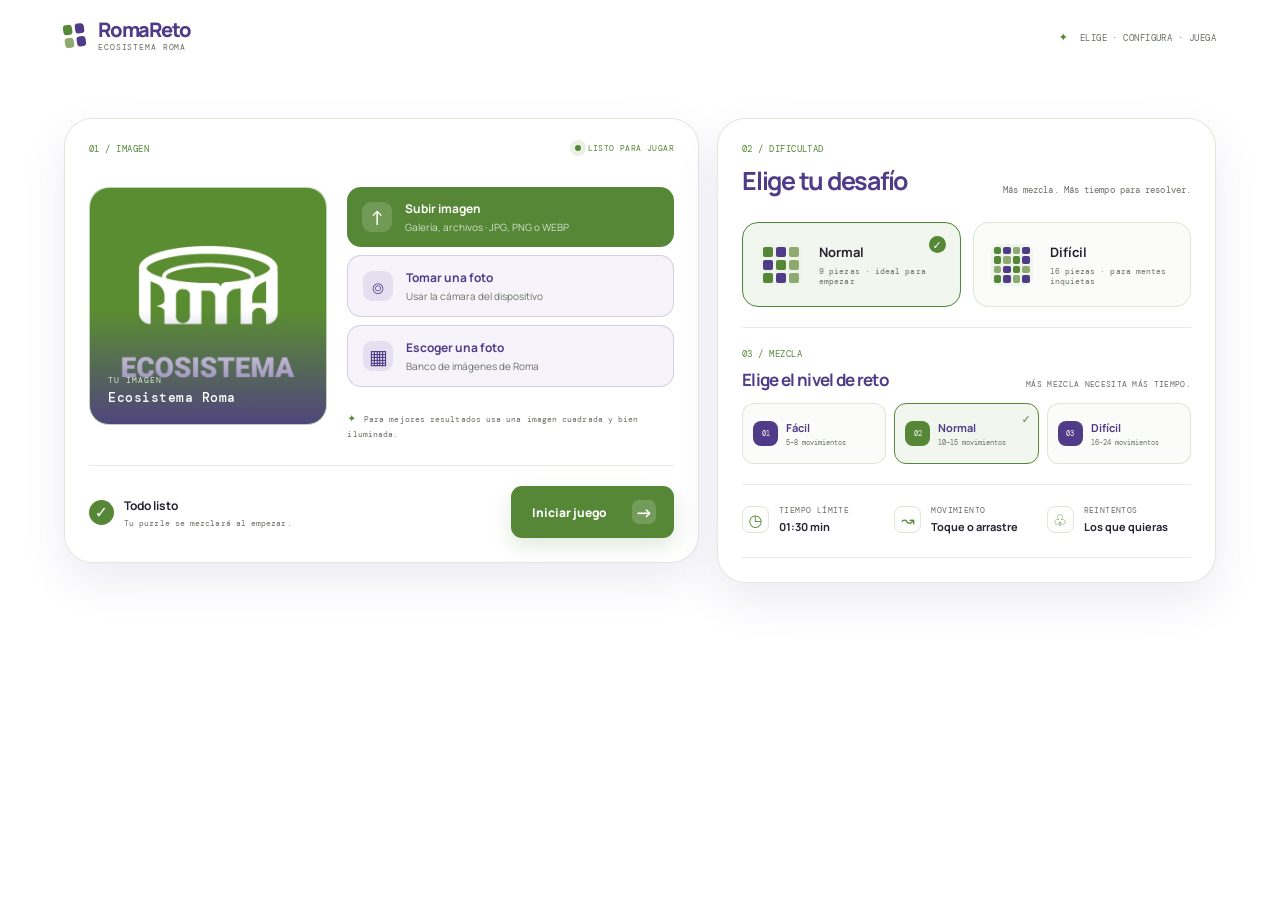
<file: index.html>
<!doctype html>
<html lang="es">

<head>
  <meta charset="UTF-8" />
  <meta name="viewport" content="width=device-width, initial-scale=1, viewport-fit=cover" />
  <meta name="theme-color" content="#558736" />
  <title>RomaReto · Puzzle interactivo</title>
  <link rel="stylesheet" href="styles.css?v=20260917-full-image-catalog" />
  <link rel="preload" as="image" href="img/optimizadas/roma.webp" />
</head>

<body>
  <div class="app-shell">
    <header class="topbar">
      <a class="brand" href="#inicio" aria-label="RomaReto, volver al inicio">
        <span class="brand-mark" aria-hidden="true">
          <span></span><span></span><span></span><span></span>
        </span>
        <span class="brand-copy">
          <strong>RomaReto</strong>
          <small>ecosistema roma</small>
        </span>
      </a>
      <div class="topbar-note"><span class="sparkle">✦</span> elige · configura · juega</div>
    </header>

    <main class="setup-screen" id="setup-screen">
      <section class="hero" id="inicio">
        <div class="hero-copy" style="display: none;">
          <p class="eyebrow"><span class="eyebrow-dot"></span> Puzzle interactivo</p>
          <h1>Elige una imagen<br /><em>y comienza.</em></h1>
          <p class="hero-lead">
            Prepara tu imagen, elige la dificultad y empieza a jugar.
          </p>
          <div class="hero-pills" aria-label="Características del juego">
            <span><b>01:30</b> límite base</span>
            <span><b>2</b> niveles</span>
            <span><b>∞</b> reintentos</span>
          </div>
        </div>

        <div class="hero-visual" aria-label="Vista previa de un puzzle de 3 por 3">
          <div class="visual-glow"></div>
          <div class="mini-puzzle">
            <span class="mini-tile tile-a">✦</span>
            <span class="mini-tile tile-b">◒</span>
            <span class="mini-tile tile-c">●</span>
            <span class="mini-tile tile-d">↗</span>
            <span class="mini-tile tile-e">▰</span>
            <span class="mini-tile tile-f">◇</span>
            <span class="mini-tile tile-g">+</span>
            <span class="mini-tile tile-h">∿</span>
            <span class="mini-tile tile-empty"></span>
          </div>
          <span class="visual-label label-top">mueve</span>
          <span class="visual-label label-bottom">una pieza a la vez</span>
        </div>
      </section>

      <section class="setup-grid" aria-label="Configuración de la partida">
        <article class="panel image-card">
          <div class="section-heading">
            <div>
              <p class="section-number">01 / imagen</p>
              <!-- <h2>Hazlo tuyo</h2> -->
            </div>
            <span class="status-chip"><i></i> listo para jugar</span>
          </div>

          <div class="image-source-layout">
            <div class="preview-frame">
              <img id="image-preview" src="img/optimizadas/roma.webp" alt="Vista previa de la imagen seleccionada"
                decoding="async" />
              <div class="preview-overlay"><span>tu imagen</span><strong id="preview-caption">Ecosistema Roma</strong>
              </div>
            </div>
            <div class="source-actions">
              <p class="source-intro" style="display: none;">Elige una foto de tu galería o toma una nueva con la
                cámara.</p>
              <label class="action-button primary-soft" for="file-input">
                <span class="button-icon" aria-hidden="true">↑</span>
                <span><strong>Subir imagen</strong><small>Galería, archivos · JPG, PNG o WEBP</small></span>
              </label>
              <input id="file-input" type="file" accept="image/jpeg,image/png,image/webp,.jpg,.jpeg,.png,.webp" />
              <button class="action-button secondary-soft" id="camera-button" type="button">
                <span class="button-icon" aria-hidden="true">⌾</span>
                <span><strong>Tomar una foto</strong><small>Usar la cámara del dispositivo</small></span>
              </button>
              <button class="action-button secondary-soft library-soft" id="gallery-button" type="button">
                <span class="button-icon" aria-hidden="true">▦</span>
                <span><strong>Escoger una foto</strong><small>Banco de imágenes de Roma</small></span>
              </button>
              <p class="source-tip"><span>✦</span> Para mejores resultados usa una imagen cuadrada y bien iluminada.</p>
            </div>
          </div>
          <div class="setup-footer">
            <div class="ready-message"><span class="ready-check">✓</span><span><strong>Todo listo</strong><small>Tu
                  puzzle se mezclará al empezar.</small></span></div>
            <button class="start-button" id="start-button" type="button"><span>Iniciar juego</span><b
                aria-hidden="true">→</b></button>
          </div>
        </article>

        <aside class="panel instructions-card">
          <div class="section-heading compact">
            <div>
              <p class="section-number">cómo funciona</p>
              <h2>Tu misión</h2>
            </div>
            <span class="round-icon" aria-hidden="true">?</span>
          </div>
          <ol class="instruction-list">
            <li><span>01</span>
              <div><strong>Escoge una imagen</strong><small>Puede ser tuya o una foto de la galería.</small></div>
            </li>
            <li><span>02</span>
              <div><strong>Desliza las piezas</strong><small>Toca una pieza junto al espacio vacío.</small></div>
            </li>
            <li><span>03</span>
              <div><strong>Completa la escena</strong><small>Ordénala antes de que llegue a cero.</small></div>
            </li>
          </ol>
          <div class="tip-box"><span aria-hidden="true">☼</span>
            <p><strong>Consejo:</strong> empieza por las esquinas y usa los números como guía.</p>
          </div>
        </aside>
      </section>

      <section class="panel mode-card" aria-labelledby="mode-title">
        <div class="section-heading mode-heading">
          <div>
            <p class="section-number">02 / dificultad</p>
            <h2 id="mode-title">Elige tu desafío</h2>
          </div>
          <p class="heading-note">Más mezcla. Más tiempo para resolver.</p>
        </div>

        <div class="mode-grid" role="radiogroup" aria-label="Selecciona la dificultad">
          <button class="mode-option active" type="button" data-mode="normal" role="radio" aria-checked="true">
            <span
              class="mode-icon mode-icon-normal"><i></i><i></i><i></i><i></i><i></i><i></i><i></i><i></i><i></i></span>
            <span class="mode-text"><strong>Normal</strong><small>9 piezas · ideal para empezar</small></span>
            <span class="mode-check" aria-hidden="true">✓</span>
          </button>
          <button class="mode-option" type="button" data-mode="hard" role="radio" aria-checked="false">
            <span
              class="mode-icon mode-icon-hard"><i></i><i></i><i></i><i></i><i></i><i></i><i></i><i></i><i></i><i></i><i></i><i></i><i></i><i></i><i></i><i></i></span>
            <span class="mode-text"><strong>Difícil</strong><small>16 piezas · para mentes inquietas</small></span>
            <span class="mode-check" aria-hidden="true">✓</span>
          </button>
        </div>

        <div class="mix-heading">
          <div>
            <p class="section-number">03 / mezcla</p>
            <h3>Elige el nivel de reto</h3>
          </div>
          <p>Más mezcla necesita más tiempo.</p>
        </div>

        <div class="mix-grid" role="radiogroup" aria-label="Selecciona el nivel de mezcla">
          <button class="mix-option" type="button" data-difficulty="easy" role="radio" aria-checked="false">
            <span class="mix-dot">01</span><span><strong>Fácil</strong><small>5–8 movimientos</small></span><span
              class="mix-check" aria-hidden="true">✓</span>
          </button>
          <button class="mix-option active" type="button" data-difficulty="normal" role="radio" aria-checked="true">
            <span class="mix-dot">02</span><span><strong>Normal</strong><small>10–15 movimientos</small></span><span
              class="mix-check" aria-hidden="true">✓</span>
          </button>
          <button class="mix-option" type="button" data-difficulty="hard" role="radio" aria-checked="false">
            <span class="mix-dot">03</span><span><strong>Difícil</strong><small>16–24 movimientos</small></span><span
              class="mix-check" aria-hidden="true">✓</span>
          </button>
        </div>

        <div class="mode-details">
          <div><span class="detail-icon">◷</span><span><small>Tiempo límite</small><strong id="mode-time">01:30
                min</strong></span></div>
          <div><span class="detail-icon">↝</span><span><small>Movimiento</small><strong>Toque o arrastre</strong></span>
          </div>
          <div><span class="detail-icon">♧</span><span><small>Reintentos</small><strong>Los que quieras</strong></span>
          </div>
        </div>

      </section>
    </main>

    <footer class="site-footer"><span>RomaReto</span><span>un reto para todas las edades</span><span>hecho para
        tocar</span></footer>
  </div>

  <div class="game-screen hidden" id="game-screen">
    <header class="game-topbar">
      <button class="back-button game-brand-button" id="back-to-setup" type="button" aria-label="Volver a la configuración">
        <img src="roma.svg" alt="Roma" />
      </button>
      <div class="game-heading"><span class="eyebrow"><span class="eyebrow-dot"></span> partida en curso</span><strong
          id="game-mode-title">Modo normal</strong></div>
      <button class="restart-button" id="restart-game" type="button"><span aria-hidden="true">↻</span> Reiniciar</button>
    </header>

    <main class="game-layout">
      <section class="board-zone">
        <div class="game-overview">
          <div class="side-card reference-card mobile-reference">
            <div class="reference-image-wrap"><img id="reference-image-mobile" src="img/optimizadas/roma.webp"
                alt="Imagen de referencia completa" decoding="async" /><span>referencia</span></div>
          </div>
          <div class="game-stats">
            <div class="live-stat timer-stat"><span class="stat-label">tiempo restante</span><strong
                id="timer">01:00</strong><span class="timer-track"><i id="timer-bar"></i></span></div>
            <div class="live-stat"><span class="stat-label">movimientos</span><strong id="move-count">0</strong><span
                class="stat-sub">pasos dados</span></div>
            <div class="live-stat desktop-best-stat"><span class="stat-label">mejor tiempo</span><strong
                id="best-time-top">—</strong><span class="stat-sub">en este tótem</span></div>
          </div>
        </div>

        <div class="board-wrap">
          <div class="puzzle-board" id="puzzle-board" role="grid" aria-label="Puzzle deslizante"></div>
          <div class="board-corner corner-tl"></div>
          <div class="board-corner corner-br"></div>
        </div>

        <div class="game-helper game-guide-setting">
          <label class="guide-control" for="guide-toggle">
            <input id="guide-toggle" type="checkbox" aria-describedby="guide-description" />
            <span class="guide-check" aria-hidden="true"></span>
            <span class="guide-copy"><strong>Con guía</strong><small id="guide-description">Mostrar números en las piezas</small></span>
          </label>
          <span class="guide-status" id="guide-status">sin números</span>
        </div>
      </section>

      <aside class="game-sidebar">
        <div class="side-card mission-card">
          <div class="mission-heading-row">
            <div>
              <p class="section-number">tu misión</p>
              <h2>Completa<br /><em>la imagen.</em></h2>
            </div>
            <div class="mission-best"><span>mejor tiempo</span><strong id="best-time">—</strong><small>en este
                tótem</small></div>
          </div>
          <p id="goal-text">Ordena las 9 piezas para revelar la foto completa.</p>
          <div class="progress-meta"><span>progreso</span><strong id="progress-text">0%</strong></div>
          <div class="progress-track"><i id="progress-bar"></i></div>
          <div class="side-card-row"><span>piezas bien ubicadas</span><strong id="correct-count">0 / 8</strong></div>
        </div>
        <div class="side-card reference-card desktop-reference">
          <div class="reference-image-wrap"><img id="reference-image-desktop" src="img/optimizadas/roma.webp"
              alt="Imagen de referencia completa" decoding="async" /><span>referencia</span></div>
        </div>
        <button class="side-new-button" id="side-new-image" type="button"><span aria-hidden="true">＋</span> Elegir otra
          imagen</button>
      </aside>
    </main>
  </div>

  <div class="modal-backdrop hidden" id="gallery-modal" role="dialog" aria-modal="true" aria-labelledby="gallery-title">
    <div class="gallery-dialog">
      <div class="modal-topline"><span class="section-number">banco de fotos</span><button class="close-button"
          id="close-gallery" type="button" aria-label="Cerrar banco de fotos">×</button></div>
      <div class="gallery-heading">
        <div>
          <h2 id="gallery-title">Escoge una foto</h2>
          <p class="modal-lead">Selecciona una imagen para convertirla en tu puzzle.</p>
        </div>
        <span class="gallery-count" id="gallery-count">0 fotos</span>
      </div>
      <div class="gallery-categories" id="gallery-categories" role="tablist" aria-label="Categorías de imágenes"></div>
      <div class="gallery-grid" id="gallery-grid" aria-live="polite"></div>
      <div class="gallery-actions"><button class="secondary-button" id="cancel-gallery"
          type="button">Cancelar</button><button class="primary-button" id="use-gallery-photo" type="button"
          disabled>Usar esta foto <span aria-hidden="true">→</span></button></div>
    </div>
  </div>

  <div class="modal-backdrop hidden" id="camera-modal" role="dialog" aria-modal="true" aria-labelledby="camera-title">
    <div class="camera-dialog">
      <div class="modal-topline"><span class="section-number">cámara</span><button class="close-button"
          id="close-camera" type="button" aria-label="Cerrar cámara">×</button></div>
      <h2 id="camera-title">Toma tu foto</h2>
      <p class="modal-lead">La zona cuadrada marcada en verde será el recorte final. Si hay varias cámaras, podrás
        elegirla.</p>
      <div class="camera-stage">
        <div class="camera-live" id="camera-live"><video id="camera-video" autoplay playsinline muted></video><span
            class="camera-frame-corner"></span></div>
        <div class="camera-review hidden" id="camera-review"><img id="captured-image"
            alt="Foto capturada para revisar" /></div>
        <canvas id="camera-canvas" hidden></canvas>
        <p class="camera-status" id="camera-status">Solicitando acceso a la cámara…</p>
      </div>
      <div class="camera-picker hidden" id="camera-picker">
        <label for="camera-select">Cámara activa</label>
        <div class="camera-picker-row">
          <select id="camera-select" aria-label="Seleccionar cámara"></select>
          <button class="secondary-button" id="switch-camera" type="button">↔ Cambiar</button>
        </div>
      </div>
      <div class="camera-actions" id="camera-live-actions"><button class="secondary-button" id="cancel-camera-live"
          type="button">Cancelar</button><button class="primary-button" id="capture-photo" type="button"><span
            aria-hidden="true">●</span> Tomar foto</button></div>
      <div class="camera-actions hidden" id="camera-review-actions"><button class="secondary-button" id="retake-photo"
          type="button">Repetir foto</button><button class="primary-button" id="use-photo" type="button">Usar esta foto
          <span aria-hidden="true">→</span></button></div>
    </div>
  </div>

  <div class="modal-backdrop hidden" id="result-modal" role="dialog" aria-modal="true" aria-labelledby="result-title">
    <div class="result-dialog">
      <div class="result-orbit orbit-one"></div>
      <div class="result-orbit orbit-two"></div>
      <span class="result-icon" id="result-icon" aria-hidden="true">✦</span>
      <p class="section-number" id="result-kicker">resultado</p>
      <h2 id="result-title">¡Ganaste!</h2>
      <p id="result-message">La imagen volvió a aparecer. ¡Qué buena jugada!</p>
      <div class="result-time"><small>tu tiempo</small><strong id="result-time">00:00</strong></div>
      <div class="result-comparison" aria-label="Comparación entre la referencia y tu resultado">
        <div class="result-visual"><span>referencia</span><img id="result-reference-image"
            alt="Imagen de referencia completa" /></div>
        <div class="result-visual"><span>tu resultado</span>
          <div id="result-board-preview" class="result-board-preview" role="img" aria-label="Estado final del tablero">
          </div>
        </div>
      </div>
      <div class="result-actions"><button class="primary-button" id="play-again" type="button">Jugar otra vez <span
            aria-hidden="true">↻</span></button><button class="secondary-button" id="result-new-image"
          type="button">Cambiar imagen</button></div>
    </div>
  </div>

  <script src="app.js?v=20260917-full-image-catalog"></script>
</body>

</html>
</file>
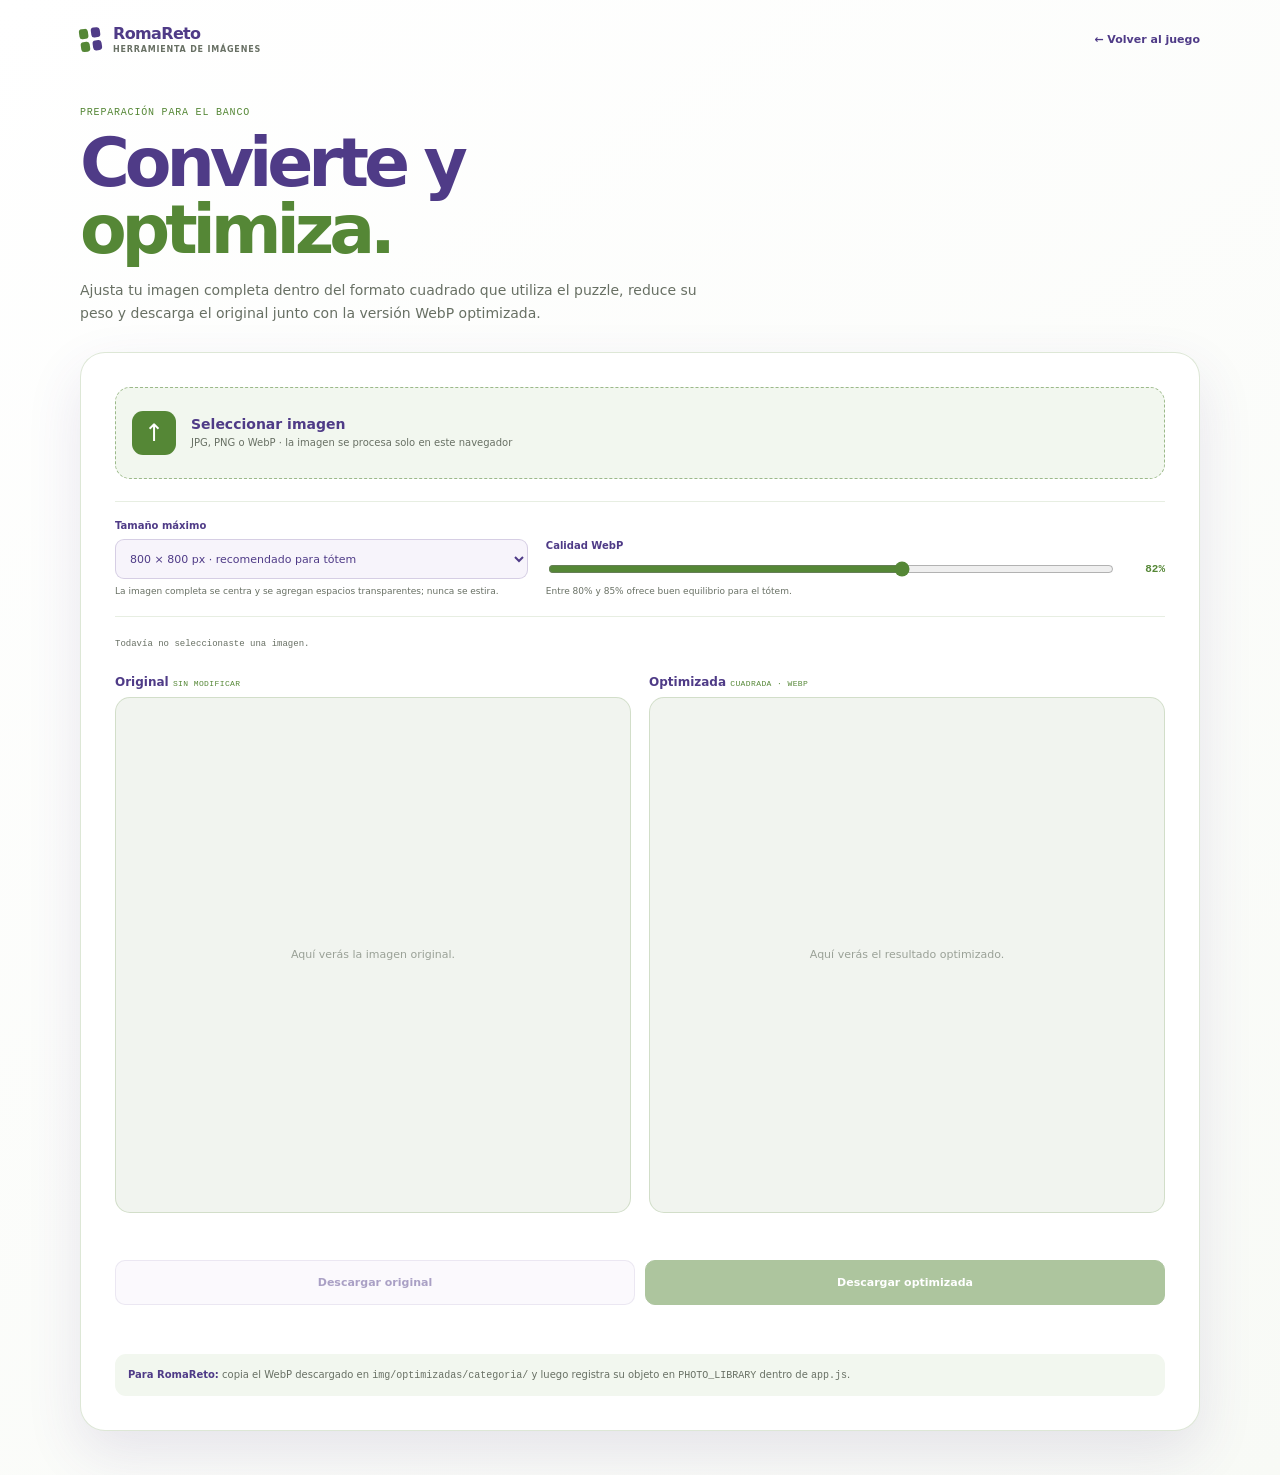
<file: convertir-imagen.html>
<!doctype html>
<html lang="es">
  <head>
    <meta charset="UTF-8" />
    <meta name="viewport" content="width=device-width, initial-scale=1, viewport-fit=cover" />
    <meta name="theme-color" content="#558736" />
    <title>Convertir imagen · RomaReto</title>
    <style>
      :root {
        --primary: #558736;
        --secondary: #4f3b87;
        --ink: #272331;
        --muted: #687064;
        --paper: #ffffff;
        --soft-green: #f2f7ef;
        --soft-purple: #f7f4fb;
        --line: rgba(85, 135, 54, .2);
        --shadow: 0 22px 55px rgba(79, 59, 135, .12);
        font-family: Manrope, ui-sans-serif, system-ui, -apple-system, BlinkMacSystemFont, "Segoe UI", sans-serif;
        color: var(--ink);
        background: var(--paper);
      }

      * { box-sizing: border-box; }
      body { min-width: 320px; min-height: 100vh; margin: 0; background: linear-gradient(145deg, #fff 0%, #f8faf6 100%); }
      button, input, select { font: inherit; }
      button { cursor: pointer; }
      button:disabled { cursor: not-allowed; opacity: .48; }
      .hidden { display: none !important; }

      .topbar { display: flex; align-items: center; justify-content: space-between; width: min(1120px, 90vw); margin: 0 auto; padding: 24px 0 18px; }
      .brand { display: inline-flex; align-items: center; gap: 10px; color: var(--secondary); font-weight: 800; text-decoration: none; letter-spacing: -.04em; }
      .brand-mark { display: grid; grid-template-columns: repeat(2, 9px); gap: 3px; width: 23px; height: 23px; transform: rotate(-8deg); }
      .brand-mark i { display: block; border-radius: 3px; background: var(--primary); }
      .brand-mark i:nth-child(2), .brand-mark i:nth-child(4) { background: var(--secondary); }
      .brand span:last-child { display: grid; gap: 2px; }
      .brand small { color: var(--muted); font-size: 8px; font-weight: 600; letter-spacing: .1em; text-transform: uppercase; }
      .back-link { color: var(--secondary); font-size: 11px; font-weight: 700; text-decoration: none; }
      .back-link:hover { color: var(--primary); }

      .converter-shell { width: min(1120px, 90vw); margin: 0 auto; padding: 35px 0 45px; }
      .eyebrow { margin: 0 0 12px; color: var(--primary); font-family: ui-monospace, SFMono-Regular, Menlo, monospace; font-size: 10px; letter-spacing: .08em; text-transform: uppercase; }
      h1 { max-width: 620px; margin: 0; color: var(--secondary); font-size: clamp(38px, 6vw, 68px); line-height: .98; letter-spacing: -.075em; }
      h1 em { color: var(--primary); font-style: normal; }
      .lead { max-width: 620px; margin: 16px 0 28px; color: var(--muted); font-size: 14px; line-height: 1.6; }

      .converter-card { padding: clamp(20px, 4vw, 34px); background: #fff; border: 1px solid var(--line); border-radius: 25px; box-shadow: var(--shadow); }
      .drop-zone { display: flex; align-items: center; gap: 15px; min-height: 92px; padding: 16px; color: var(--secondary); background: var(--soft-green); border: 1px dashed rgba(85, 135, 54, .55); border-radius: 15px; cursor: pointer; transition: .18s ease; }
      .drop-zone:hover, .drop-zone.dragging { background: #eaf3e5; border-color: var(--primary); transform: translateY(-1px); }
      .drop-icon { display: grid; flex: 0 0 auto; place-items: center; width: 44px; height: 44px; color: #fff; background: var(--primary); border-radius: 11px; font-size: 24px; }
      .drop-zone strong, .drop-zone small { display: block; }
      .drop-zone strong { font-size: 14px; }
      .drop-zone small { margin-top: 4px; color: var(--muted); font-size: 10px; line-height: 1.4; }

      .controls { display: grid; grid-template-columns: minmax(170px, .8fr) minmax(240px, 1.2fr); gap: 18px; align-items: end; margin: 22px 0; padding: 18px 0; border-top: 1px solid rgba(85, 135, 54, .14); border-bottom: 1px solid rgba(85, 135, 54, .14); }
      .field label { display: block; margin-bottom: 8px; color: var(--secondary); font-size: 10px; font-weight: 800; }
      .field select { width: 100%; height: 40px; padding: 0 10px; color: var(--secondary); background: var(--soft-purple); border: 1px solid rgba(79, 59, 135, .2); border-radius: 9px; font-size: 11px; }
      .quality-row { display: flex; align-items: center; gap: 10px; }
      .quality-row input { flex: 1; accent-color: var(--primary); }
      .quality-value { min-width: 39px; color: var(--primary); font-family: ui-monospace, SFMono-Regular, Menlo, monospace; font-size: 11px; font-weight: 700; text-align: right; }
      .control-note { margin: 6px 0 0; color: var(--muted); font-size: 9px; line-height: 1.4; }

      .file-info { min-height: 18px; margin: 0 0 18px; color: var(--muted); font-family: ui-monospace, SFMono-Regular, Menlo, monospace; font-size: 9px; }
      .comparison { display: grid; grid-template-columns: repeat(2, minmax(0, 1fr)); gap: 18px; }
      .preview-panel { min-width: 0; }
      .preview-panel h2 { margin: 0 0 8px; color: var(--secondary); font-size: 12px; }
      .preview-panel h2 span { color: var(--primary); font-family: ui-monospace, SFMono-Regular, Menlo, monospace; font-size: 8px; font-weight: 500; letter-spacing: .05em; text-transform: uppercase; }
      .preview-box { display: grid; place-items: center; width: 100%; aspect-ratio: 1; overflow: hidden; background: #f1f4ef; border: 1px solid rgba(85, 135, 54, .2); border-radius: 15px; }
      .preview-box img { width: 100%; height: 100%; object-fit: contain; }
      .preview-box img.square { object-fit: contain; background: #f2f4f0; }
      .empty-message { padding: 20px; color: #9aa197; font-size: 11px; text-align: center; }
      .preview-meta { min-height: 17px; margin: 8px 0 0; color: var(--muted); font-size: 9px; }

      .actions { display: flex; gap: 10px; margin-top: 22px; }
      .action-button { flex: 1; min-height: 45px; padding: 11px 14px; border-radius: 10px; font-size: 11px; font-weight: 800; }
      .action-button.primary { color: #fff; background: var(--primary); border: 1px solid var(--primary); }
      .action-button.secondary { color: var(--secondary); background: var(--soft-purple); border: 1px solid rgba(79, 59, 135, .2); }
      .action-button:not(:disabled):hover { transform: translateY(-1px); }
      .status { min-height: 18px; margin: 14px 0 0; color: var(--muted); font-size: 10px; line-height: 1.45; }
      .status.success { color: var(--primary); }
      .status.error { color: #a64c4a; }
      .tips { margin: 17px 0 0; padding: 13px; color: var(--muted); background: var(--soft-green); border-radius: 11px; font-size: 10px; line-height: 1.5; }
      .tips strong { color: var(--secondary); }

      @media (max-width: 620px) {
        .topbar { padding-top: 18px; }
        .converter-shell { width: 88vw; padding-top: 25px; }
        .back-link { font-size: 10px; }
        .lead { font-size: 12px; }
        .controls { grid-template-columns: 1fr; gap: 13px; }
        .comparison { gap: 9px; }
        .preview-box { border-radius: 11px; }
        .actions { flex-direction: column; }
      }

      @media (max-width: 390px) {
        .brand { gap: 7px; }
        .brand-mark { transform: scale(.85) rotate(-8deg); }
        .brand strong { font-size: 14px; }
        .brand small { font-size: 7px; }
        .comparison { grid-template-columns: 1fr; }
        .preview-box { max-width: 290px; margin: 0 auto; }
      }
    </style>
  </head>
  <body>
    <header class="topbar">
      <a class="brand" href="index.html" aria-label="Volver a RomaReto">
        <span class="brand-mark" aria-hidden="true"><i></i><i></i><i></i><i></i></span>
        <span><strong>RomaReto</strong><small>herramienta de imágenes</small></span>
      </a>
      <a class="back-link" href="index.html">← Volver al juego</a>
    </header>

    <main class="converter-shell">
      <p class="eyebrow">Preparación para el banco</p>
      <h1>Convierte y <em>optimiza.</em></h1>
      <p class="lead">Ajusta tu imagen completa dentro del formato cuadrado que utiliza el puzzle, reduce su peso y descarga el original junto con la versión WebP optimizada.</p>

      <section class="converter-card" aria-labelledby="converter-title">
        <h2 id="converter-title" class="hidden">Convertidor de imágenes</h2>
        <label class="drop-zone" id="drop-zone" for="source-input">
          <span class="drop-icon" aria-hidden="true">↑</span>
          <span><strong>Seleccionar imagen</strong><small>JPG, PNG o WebP · la imagen se procesa solo en este navegador</small></span>
          <input id="source-input" type="file" accept="image/jpeg,image/png,image/webp,.jpg,.jpeg,.png,.webp" hidden />
        </label>

        <div class="controls">
          <div class="field">
            <label for="max-size">Tamaño máximo</label>
            <select id="max-size">
              <option value="640">640 × 640 px</option>
              <option value="800" selected>800 × 800 px · recomendado para tótem</option>
              <option value="1024">1024 × 1024 px</option>
            </select>
            <p class="control-note">La imagen completa se centra y se agregan espacios transparentes; nunca se estira.</p>
          </div>
          <div class="field">
            <label for="quality">Calidad WebP</label>
            <div class="quality-row"><input id="quality" type="range" min="60" max="95" value="82" /><span class="quality-value" id="quality-value">82%</span></div>
            <p class="control-note">Entre 80% y 85% ofrece buen equilibrio para el tótem.</p>
          </div>
        </div>

        <p class="file-info" id="file-info" aria-live="polite">Todavía no seleccionaste una imagen.</p>

        <div class="comparison">
          <article class="preview-panel">
            <h2>Original <span>sin modificar</span></h2>
            <div class="preview-box"><span class="empty-message" id="original-empty">Aquí verás la imagen original.</span><img id="original-preview" class="hidden" alt="Vista previa de la imagen original" /></div>
            <p class="preview-meta" id="original-meta"></p>
          </article>
          <article class="preview-panel">
            <h2>Optimizada <span>cuadrada · WebP</span></h2>
            <div class="preview-box"><span class="empty-message" id="optimized-empty">Aquí verás el resultado optimizado.</span><img id="optimized-preview" class="hidden square" alt="Vista previa de la imagen optimizada" /></div>
            <p class="preview-meta" id="optimized-meta"></p>
          </article>
        </div>

        <div class="actions">
          <button class="action-button secondary" id="download-original" type="button" disabled>Descargar original</button>
          <button class="action-button primary" id="download-optimized" type="button" disabled>Descargar optimizada</button>
        </div>
        <p class="status" id="status" aria-live="polite"></p>
        <p class="tips"><strong>Para RomaReto:</strong> copia el WebP descargado en <code>img/optimizadas/categoria/</code> y luego registra su objeto en <code>PHOTO_LIBRARY</code> dentro de <code>app.js</code>.</p>
      </section>
    </main>

    <script>
      const $ = (selector) => document.querySelector(selector);
      const sourceInput = $('#source-input');
      const dropZone = $('#drop-zone');
      const originalPreview = $('#original-preview');
      const optimizedPreview = $('#optimized-preview');
      const originalEmpty = $('#original-empty');
      const optimizedEmpty = $('#optimized-empty');
      const fileInfo = $('#file-info');
      const originalMeta = $('#original-meta');
      const optimizedMeta = $('#optimized-meta');
      const quality = $('#quality');
      const qualityValue = $('#quality-value');
      const maxSize = $('#max-size');
      const downloadOriginal = $('#download-original');
      const downloadOptimized = $('#download-optimized');
      const status = $('#status');

      let originalFile = null;
      let originalUrl = '';
      let optimizedUrl = '';
      let optimizedBlob = null;
      let processId = 0;

      function formatBytes(bytes) {
        if (bytes < 1024 * 1024) return `${Math.max(1, Math.round(bytes / 1024))} KB`;
        return `${(bytes / (1024 * 1024)).toFixed(1)} MB`;
      }

      function safeName(filename, extension) {
        const base = filename.replace(/\.[^/.]+$/, '')
          .normalize('NFD')
          .replace(/[\u0300-\u036f]/g, '')
          .replace(/[^a-zA-Z0-9]+/g, '-')
          .replace(/^-+|-+$/g, '')
          .toLowerCase() || 'imagen';
        return `${base}.${extension}`;
      }

      function setStatus(message, type = '') {
        status.textContent = message;
        status.className = `status${type ? ` ${type}` : ''}`;
      }

      function revokeUrls() {
        if (originalUrl) URL.revokeObjectURL(originalUrl);
        if (optimizedUrl) URL.revokeObjectURL(optimizedUrl);
        originalUrl = '';
        optimizedUrl = '';
      }

      function canvasToBlob(canvas, type, qualityValue) {
        return new Promise((resolve, reject) => {
          canvas.toBlob((blob) => blob ? resolve(blob) : reject(new Error('No se pudo comprimir la imagen.')), type, qualityValue);
        });
      }

      function loadImage(url) {
        return new Promise((resolve, reject) => {
          const image = document.createElement('img');
          image.onload = () => resolve(image);
          image.onerror = () => reject(new Error('No se pudo leer la imagen.'));
          image.src = url;
        });
      }

      async function optimize(file, currentProcessId) {
        const image = await loadImage(originalUrl);
        if (currentProcessId !== processId) return;
        const longestSide = Math.max(image.naturalWidth, image.naturalHeight);
        const outputSide = Math.min(longestSide, Number(maxSize.value));
        if (!outputSide) throw new Error('La imagen no tiene un tamaño válido.');

        const canvas = document.createElement('canvas');
        canvas.width = outputSide;
        canvas.height = outputSide;
        const context = canvas.getContext('2d');
        if (!context) throw new Error('El navegador no pudo preparar el canvas.');
        const scale = Math.min(outputSide / image.naturalWidth, outputSide / image.naturalHeight);
        const drawWidth = Math.round(image.naturalWidth * scale);
        const drawHeight = Math.round(image.naturalHeight * scale);
        const drawX = Math.round((outputSide - drawWidth) / 2);
        const drawY = Math.round((outputSide - drawHeight) / 2);
        context.clearRect(0, 0, outputSide, outputSide);
        context.imageSmoothingEnabled = true;
        context.imageSmoothingQuality = 'high';
        context.drawImage(image, 0, 0, image.naturalWidth, image.naturalHeight, drawX, drawY, drawWidth, drawHeight);

        let result = await canvasToBlob(canvas, 'image/webp', Number(quality.value) / 100);
        let extension = 'webp';
        if (result.type !== 'image/webp') {
          context.globalCompositeOperation = 'destination-over';
          context.fillStyle = '#ffffff';
          context.fillRect(0, 0, outputSide, outputSide);
          context.globalCompositeOperation = 'source-over';
          result = await canvasToBlob(canvas, 'image/jpeg', Number(quality.value) / 100);
          extension = 'jpg';
        }
        if (currentProcessId !== processId) return;
        optimizedBlob = result;
        optimizedUrl = URL.createObjectURL(result);
        optimizedPreview.src = optimizedUrl;
        optimizedPreview.classList.remove('hidden');
        optimizedEmpty.classList.add('hidden');
        optimizedMeta.textContent = `${outputSide} × ${outputSide} px · ${formatBytes(result.size)}`;
        downloadOptimized.disabled = false;
        downloadOptimized.dataset.extension = extension;
        setStatus(`Listo. La versión optimizada pesa ${formatBytes(result.size)} y conserva la imagen completa en formato cuadrado.`, 'success');
      }

      async function processFile(file) {
        if (!file) return;
        const extension = file.name.split('.').pop()?.toLowerCase();
        if (!['jpg', 'jpeg', 'png', 'webp'].includes(extension) && !file.type.startsWith('image/')) {
          setStatus('Selecciona un archivo JPG, PNG o WebP.', 'error');
          return;
        }
        processId += 1;
        const currentProcessId = processId;
        revokeUrls();
        originalFile = file;
        originalUrl = URL.createObjectURL(file);
        optimizedBlob = null;
        downloadOriginal.disabled = false;
        downloadOptimized.disabled = true;
        originalPreview.src = originalUrl;
        originalPreview.classList.remove('hidden');
        originalEmpty.classList.add('hidden');
        optimizedPreview.classList.add('hidden');
        optimizedEmpty.classList.remove('hidden');
        fileInfo.textContent = `${file.name} · ${formatBytes(file.size)}`;
        originalMeta.textContent = `${file.type || 'imagen'} · ${formatBytes(file.size)}`;
        optimizedMeta.textContent = '';
        setStatus('Procesando imagen…');
        try {
          await optimize(file, currentProcessId);
        } catch (error) {
          setStatus(error.message, 'error');
        }
      }

      sourceInput.addEventListener('change', () => processFile(sourceInput.files[0]));
      quality.addEventListener('input', () => {
        qualityValue.textContent = `${quality.value}%`;
        if (originalFile) processFile(originalFile);
      });
      maxSize.addEventListener('change', () => {
        if (originalFile) processFile(originalFile);
      });
      ['dragenter', 'dragover'].forEach((eventName) => dropZone.addEventListener(eventName, (event) => {
        event.preventDefault();
        dropZone.classList.add('dragging');
      }));
      ['dragleave', 'drop'].forEach((eventName) => dropZone.addEventListener(eventName, (event) => {
        event.preventDefault();
        dropZone.classList.remove('dragging');
      }));
      dropZone.addEventListener('drop', (event) => processFile(event.dataTransfer.files[0]));
      downloadOriginal.addEventListener('click', () => {
        if (originalFile && originalUrl) {
          const link = document.createElement('a');
          link.href = originalUrl;
          link.download = originalFile.name;
          link.click();
        }
      });
      downloadOptimized.addEventListener('click', () => {
        if (optimizedBlob && optimizedUrl && originalFile) {
          const link = document.createElement('a');
          link.href = optimizedUrl;
          link.download = safeName(originalFile.name, downloadOptimized.dataset.extension || 'webp');
          link.click();
        }
      });
      window.addEventListener('pagehide', revokeUrls);
    </script>
  </body>
</html>
</file>
<file: styles.css>
@import url('https://fonts.googleapis.com/css2?family=DM+Mono:wght@400;500&family=Manrope:wght@400;500;600;700;800&display=swap');

:root {
  --primary: #558736;
  --secondary: #4F3B87;
  --ink: #ffffff;
  --ink-2: #f7faf5;
  --ink-3: #eef3eb;
  --paper: #ffffff;
  --white: #272331;
  --muted: #687064;
  --muted-light: #7a8177;
  --line: rgba(85, 135, 54, 0.18);
  --aqua: var(--primary);
  --aqua-2: #6d9d4e;
  --blue: var(--secondary);
  --yellow: #c69b34;
  --coral: #c96b68;
  --pink: #aaa0d3;
  --shadow: 0 18px 44px rgba(79, 59, 135, 0.10);
  --radius-lg: 28px;
  --radius-md: 20px;
  --radius-sm: 14px;
  font-family: 'Manrope', system-ui, -apple-system, BlinkMacSystemFont, 'Segoe UI', sans-serif;
  color: var(--white);
  background: var(--paper);
  font-synthesis: none;
}

* { box-sizing: border-box; }
html { scroll-behavior: smooth; background: var(--paper); }
body { margin: 0; min-width: 320px; min-height: 100vh; background: var(--paper); }
button, input { font: inherit; }
button { color: inherit; border: 0; cursor: pointer; }
button:focus-visible, input:focus-visible, a:focus-visible { outline: 3px solid var(--aqua); outline-offset: 3px; }
img { display: block; max-width: 100%; }
.hidden { display: none !important; }

.app-shell { min-height: 100vh; background: var(--paper); overflow: hidden; }
.app-shell.game-active { display: none; }
.topbar { max-width: 1320px; margin: 0 auto; padding: 29px 5vw 20px; display: flex; justify-content: space-between; align-items: center; }
.brand { color: var(--white); display: inline-flex; align-items: center; gap: 11px; text-decoration: none; }
.brand-mark { display: grid; grid-template-columns: repeat(2, 9px); gap: 3px; width: 23px; height: 23px; transform: rotate(-8deg); }
.brand-mark span { border-radius: 3px; background: var(--aqua); }
.brand-mark span:nth-child(2) { background: var(--yellow); }
.brand-mark span:nth-child(3) { background: var(--pink); }
.brand-mark span:nth-child(4) { background: var(--blue); }
.brand-copy { display: grid; gap: 0; line-height: 1; }
.brand-copy strong { font-size: 20px; letter-spacing: -.06em; font-weight: 800; }
.brand-copy small, .topbar-note, .site-footer, .stat-label, .stat-sub, .section-number, .status-chip, .eyebrow, .source-tip, .heading-note, .mode-text small, .mode-details small, .ready-message small, .helper-key, .progress-meta, .side-card-row, .reference-card small, .camera-status, .result-time small { font-family: 'DM Mono', ui-monospace, SFMono-Regular, Menlo, monospace; letter-spacing: .05em; text-transform: uppercase; }
.brand-copy small { color: var(--muted-light); font-size: 8px; letter-spacing: .11em; margin-top: 3px; }
.topbar-note { color: var(--muted-light); font-size: 9px; }
.sparkle { color: var(--aqua); font-size: 15px; margin-right: 6px; }

.setup-screen { width: min(1320px, 90vw); margin: 0 auto; padding: 54px 0 22px; }
.hero { display: grid; grid-template-columns: minmax(0, 1fr) minmax(320px, .72fr); align-items: center; min-height: 330px; gap: 50px; }
.eyebrow { display: flex; align-items: center; gap: 8px; color: var(--aqua); font-size: 10px; }
.eyebrow-dot { width: 7px; height: 7px; border-radius: 50%; background: var(--aqua); box-shadow: 0 0 0 5px rgba(141, 255, 208, .12); }
.hero h1 { margin: 20px 0 17px; color: var(--white); font-size: clamp(42px, 5.5vw, 78px); line-height: .98; letter-spacing: -.075em; font-weight: 800; }
.hero h1 em, .mission-card h2 em { font-style: normal; color: var(--aqua); }
.hero-lead { max-width: 570px; color: var(--muted-light); font-size: 16px; line-height: 1.65; margin: 0; }
.hero-pills { display: flex; flex-wrap: wrap; gap: 8px; margin-top: 27px; }
.hero-pills span { padding: 9px 12px; border: 1px solid var(--line); border-radius: 100px; color: var(--muted-light); font-family: 'DM Mono', monospace; font-size: 10px; }
.hero-pills b { color: var(--yellow); font-weight: 500; }
.hero-visual { min-height: 300px; position: relative; display: flex; align-items: center; justify-content: center; }
.visual-glow { position: absolute; width: 340px; height: 250px; background: radial-gradient(ellipse, rgba(141,255,208,.2), transparent 70%); filter: blur(12px); }
.mini-puzzle { position: relative; z-index: 1; display: grid; grid-template-columns: repeat(3, 84px); gap: 8px; transform: rotate(6deg); padding: 13px; background: rgba(18, 31, 65, .82); border: 1px solid rgba(141,255,208,.23); border-radius: 21px; box-shadow: 20px 24px 0 rgba(15, 26, 54, .7), 0 18px 65px rgba(0,0,0,.25); }
.mini-tile { height: 84px; display: grid; place-items: center; border: 1px solid rgba(255,255,255,.17); border-radius: 12px; color: var(--ink); font-size: 28px; font-weight: 800; box-shadow: inset 0 1px 0 rgba(255,255,255,.28); }
.tile-a { background: var(--aqua); }.tile-b { background: var(--yellow); }.tile-c { background: var(--coral); }.tile-d { background: var(--blue); }.tile-e { background: var(--pink); }.tile-f { background: #b7e2ff; }.tile-g { background: #e6f582; }.tile-h { background: #c7b4ff; }.tile-empty { background: rgba(3,8,21,.55); border: 1px dashed rgba(141,255,208,.48); box-shadow: none; }
.visual-label { position: absolute; z-index: 2; color: var(--ink); font-family: 'DM Mono', monospace; font-size: 9px; text-transform: uppercase; letter-spacing: .1em; background: var(--yellow); padding: 8px 10px; border-radius: 7px; transform: rotate(-5deg); }
.label-top { top: 33px; right: 10%; }.label-bottom { bottom: 30px; left: 5%; background: var(--aqua); transform: rotate(4deg); }

.setup-grid { display: grid; grid-template-columns: minmax(0, 1.43fr) minmax(300px, .87fr); gap: 18px; margin-top: 42px; }
.panel { background: linear-gradient(145deg, rgba(23,35,68,.88), rgba(15,25,51,.88)); border: 1px solid var(--line); border-radius: var(--radius-lg); box-shadow: var(--shadow); }
.image-card, .instructions-card, .mode-card { padding: 27px; }
.section-heading { display: flex; justify-content: space-between; gap: 15px; align-items: flex-start; margin-bottom: 24px; }
.section-heading.compact { margin-bottom: 21px; }
.section-number { color: var(--aqua); font-size: 9px; margin: 0 0 8px; }
.section-heading h2, .instructions-card h2, .mode-card h2 { margin: 0; font-size: 25px; letter-spacing: -.05em; }
.status-chip { display: flex; align-items: center; gap: 7px; color: var(--aqua); font-size: 8px; white-space: nowrap; }
.status-chip i { width: 6px; height: 6px; border-radius: 50%; background: var(--aqua); }
.image-source-layout { display: grid; grid-template-columns: minmax(200px, .73fr) minmax(220px, 1fr); gap: 24px; align-items: stretch; }
.preview-frame { position: relative; min-height: 258px; overflow: hidden; border-radius: var(--radius-md); background: #f2f4f0; border: 1px solid rgba(141,255,208,.2); }
.preview-frame::after { content: ''; position: absolute; inset: 0; background: linear-gradient(180deg, transparent 55%, rgba(8,14,34,.9)); pointer-events: none; }
.preview-frame img { width: 100%; height: 100%; min-height: 258px; object-fit: contain; }
.preview-overlay { position: absolute; z-index: 1; bottom: 18px; left: 18px; display: grid; gap: 4px; }
.preview-overlay span, .preview-overlay strong { font-family: 'DM Mono', monospace; text-transform: uppercase; }
.preview-overlay span { color: var(--aqua); font-size: 8px; letter-spacing: .12em; }.preview-overlay strong { color: white; font-size: 13px; letter-spacing: .04em; }
.source-actions { display: flex; flex-direction: column; justify-content: center; }
.source-intro { margin: 0 0 16px; color: var(--muted-light); font-size: 13px; line-height: 1.55; }
#file-input { display: none; }
.action-button { width: 100%; display: flex; gap: 13px; align-items: center; padding: 13px 15px; border-radius: var(--radius-sm); text-align: left; transition: transform .18s ease, background .18s ease, border-color .18s ease; }
.action-button:hover { transform: translateY(-2px); }.action-button strong, .action-button small { display: block; }.action-button strong { font-size: 12px; }.action-button small { color: var(--muted); font-size: 10px; margin-top: 3px; }
.primary-soft { color: var(--ink); background: var(--aqua); }.primary-soft small { color: rgba(11,18,38,.65); }.secondary-soft { margin-top: 8px; color: var(--white); background: rgba(255,255,255,.055); border: 1px solid rgba(255,255,255,.12); }.secondary-soft small { color: var(--muted-light); }
.button-icon { display: grid; place-items: center; width: 30px; height: 30px; border-radius: 9px; font-size: 20px; font-weight: 500; background: rgba(11,18,38,.1); }.secondary-soft .button-icon { background: rgba(141,255,208,.12); color: var(--aqua); }
.source-tip { margin: 19px 0 0; color: var(--muted); font-size: 8px; line-height: 1.6; text-transform: none; letter-spacing: .01em; }.source-tip span { color: var(--yellow); font-size: 14px; margin-right: 3px; }
.round-icon { display: grid; place-items: center; width: 29px; height: 29px; border-radius: 50%; color: var(--aqua); border: 1px solid rgba(141,255,208,.35); font-family: 'DM Mono', monospace; }
.instruction-list { list-style: none; margin: 0; padding: 0; display: grid; gap: 17px; }.instruction-list li { display: grid; grid-template-columns: 30px 1fr; gap: 11px; }.instruction-list li > span { color: var(--yellow); font-family: 'DM Mono', monospace; font-size: 9px; padding-top: 2px; }.instruction-list strong, .instruction-list small { display: block; }.instruction-list strong { font-size: 12px; }.instruction-list small { color: var(--muted-light); font-size: 11px; line-height: 1.45; margin-top: 4px; }
.tip-box { display: flex; align-items: flex-start; gap: 11px; padding: 13px; border-radius: 14px; background: rgba(141,255,208,.075); border: 1px solid rgba(141,255,208,.13); margin-top: 22px; }.tip-box > span { color: var(--aqua); font-size: 18px; line-height: 1; }.tip-box p { color: var(--muted-light); font-size: 10px; line-height: 1.5; margin: 0; }.tip-box strong { color: var(--white); }

.mode-card { margin-top: 18px; }.mode-heading { align-items: end; }.heading-note { color: var(--muted); font-size: 9px; margin: 0 0 2px; text-transform: none; letter-spacing: .01em; }.mode-grid { display: grid; grid-template-columns: 1fr 1fr; gap: 12px; }.mode-option { position: relative; display: flex; align-items: center; gap: 17px; min-height: 85px; padding: 15px 17px; color: var(--white); text-align: left; background: rgba(255,255,255,.04); border: 1px solid rgba(255,255,255,.12); border-radius: 16px; transition: .18s ease; }.mode-option:hover { border-color: rgba(141,255,208,.5); background: rgba(141,255,208,.05); }.mode-option.active { background: rgba(141,255,208,.09); border-color: var(--aqua); box-shadow: inset 0 0 0 1px rgba(141,255,208,.17); }.mode-icon { display: grid; flex: 0 0 auto; gap: 3px; width: 42px; height: 42px; padding: 3px; background: rgba(11,18,38,.75); border-radius: 9px; }.mode-icon-normal { grid-template-columns: repeat(3, 1fr); }.mode-icon-hard { grid-template-columns: repeat(4, 1fr); gap: 2px; }.mode-icon i { background: var(--blue); border-radius: 2px; }.mode-icon i:nth-child(2n) { background: var(--aqua); }.mode-icon i:nth-child(3n) { background: var(--yellow); }.mode-text { display: grid; gap: 5px; }.mode-text strong { font-size: 13px; }.mode-text small { color: var(--muted-light); font-size: 8px; text-transform: none; letter-spacing: .01em; }.mode-check { position: absolute; top: 13px; right: 14px; display: none; width: 17px; height: 17px; border-radius: 50%; place-items: center; background: var(--aqua); color: var(--ink); font-size: 11px; font-weight: 800; }.mode-option.active .mode-check { display: grid; }
.mode-details { display: grid; grid-template-columns: repeat(3, 1fr); gap: 8px; padding: 20px 0 23px; margin-top: 20px; border-top: 1px solid var(--line); border-bottom: 1px solid var(--line); }.mode-details > div { display: flex; align-items: center; gap: 10px; }.detail-icon { display: grid; place-items: center; width: 27px; height: 27px; color: var(--aqua); border: 1px solid rgba(141,255,208,.22); border-radius: 8px; font-size: 16px; }.mode-details small, .mode-details strong { display: block; }.mode-details small { color: var(--muted); font-size: 8px; }.mode-details strong { font-size: 11px; margin-top: 4px; }.setup-footer { display: flex; justify-content: space-between; align-items: center; gap: 20px; padding-top: 23px; }.ready-message { display: flex; align-items: center; gap: 10px; }.ready-check { display: grid; place-items: center; width: 25px; height: 25px; border-radius: 50%; color: var(--ink); background: var(--aqua); font-weight: 800; }.ready-message strong, .ready-message small { display: block; }.ready-message strong { font-size: 12px; }.ready-message small { color: var(--muted); font-size: 8px; margin-top: 4px; text-transform: none; letter-spacing: .01em; }.start-button, .primary-button { display: inline-flex; align-items: center; justify-content: center; gap: 25px; padding: 14px 18px 14px 21px; color: var(--ink); background: var(--aqua); border-radius: 11px; font-weight: 800; font-size: 12px; box-shadow: 0 8px 20px rgba(69,233,176,.14); transition: transform .18s ease, box-shadow .18s ease; }.start-button:hover, .primary-button:hover { transform: translateY(-2px); box-shadow: 0 12px 28px rgba(69,233,176,.23); }.start-button b { display: grid; place-items: center; width: 24px; height: 24px; border-radius: 7px; background: rgba(11,18,38,.12); font-size: 18px; }.site-footer { max-width: 1320px; width: 90vw; margin: 0 auto; padding: 23px 0 32px; display: flex; justify-content: space-between; color: var(--muted); font-size: 8px; }.site-footer span:first-child { color: var(--aqua); }

.game-screen { min-height: 100vh; background: radial-gradient(circle at 50% -30%, rgba(56,82,160,.46), transparent 42%), var(--ink); padding: 0 4.5vw 35px; }.game-topbar { max-width: 1400px; margin: 0 auto; min-height: 91px; display: grid; grid-template-columns: 1fr auto 1fr; align-items: center; gap: 16px; border-bottom: 1px solid var(--line); }.back-button, .restart-button { justify-self: start; color: var(--muted-light); background: none; font-family: 'DM Mono', monospace; font-size: 9px; text-transform: uppercase; letter-spacing: .04em; padding: 11px 0; }.back-button span, .restart-button span { color: var(--aqua); font-size: 18px; margin-right: 6px; vertical-align: -1px; }.restart-button { justify-self: end; }.game-heading { display: grid; justify-items: center; gap: 8px; }.game-heading strong { font-size: 16px; letter-spacing: -.04em; }.game-layout { width: min(1280px, 100%); margin: 40px auto 0; display: grid; grid-template-columns: minmax(0, 1fr) minmax(280px, 330px); gap: clamp(28px, 5vw, 80px); align-items: start; }.board-zone { min-width: 0; }.game-stats { display: grid; grid-template-columns: 1.2fr 1fr 1fr; gap: 10px; max-width: 740px; margin: 0 auto 20px; }.live-stat { position: relative; min-height: 69px; display: flex; flex-direction: column; justify-content: center; padding: 11px 15px; background: rgba(255,255,255,.045); border: 1px solid var(--line); border-radius: 13px; }.live-stat strong { color: var(--white); font-size: 26px; line-height: 1; letter-spacing: -.06em; margin-top: 7px; }.stat-label { color: var(--muted); font-size: 8px; }.stat-sub { color: var(--muted); font-size: 7px; margin-top: 5px; text-transform: none; letter-spacing: .01em; }.timer-stat strong { color: var(--aqua); }.timer-track { position: absolute; left: 15px; right: 15px; bottom: 6px; height: 2px; border-radius: 10px; background: rgba(141,255,208,.14); overflow: hidden; }.timer-track i { display: block; width: 100%; height: 100%; background: var(--aqua); transition: width .9s linear, background .3s; }.timer-stat.warning strong { color: var(--yellow); }.timer-stat.warning .timer-track i { background: var(--yellow); }.timer-stat.danger strong { color: var(--coral); }.timer-stat.danger .timer-track i { background: var(--coral); }
.board-wrap { position: relative; width: min(66vw, 66vh, 620px); aspect-ratio: 1; margin: 0 auto; padding: 8px; border: 1px solid rgba(141,255,208,.22); border-radius: 23px; background: rgba(9,17,38,.92); box-shadow: 0 30px 80px rgba(0,0,0,.32), inset 0 0 0 1px rgba(255,255,255,.05); }.puzzle-board { --grid-size: 3; width: 100%; height: 100%; display: grid; grid-template-columns: repeat(var(--grid-size), 1fr); grid-template-rows: repeat(var(--grid-size), 1fr); gap: 5px; touch-action: manipulation; }.puzzle-tile, .empty-tile { min-width: 0; min-height: 0; position: relative; border-radius: clamp(6px, 1vw, 13px); }.puzzle-tile { padding: 0; overflow: hidden; background-repeat: no-repeat; border: 1px solid rgba(255,255,255,.25); box-shadow: inset 0 1px 0 rgba(255,255,255,.35), 0 4px 8px rgba(0,0,0,.22); transition: transform .12s ease, filter .12s ease; }.puzzle-tile:hover { filter: brightness(1.09); transform: scale(.985); }.puzzle-tile:active { transform: scale(.95); }.puzzle-tile::after { content: attr(data-number); position: absolute; left: 8px; top: 7px; min-width: 24px; padding: 3px 5px; color: var(--ink); background: rgba(255,255,255,.78); border-radius: 5px; font-family: 'DM Mono', monospace; font-size: clamp(8px, 1.2vw, 12px); line-height: 1; box-shadow: 0 2px 5px rgba(0,0,0,.14); }.empty-tile { border: 1px dashed rgba(141,255,208,.4); background: #dfe3e0; box-shadow: inset 0 0 0 1px rgba(79,59,135,.05); }.board-corner { position: absolute; width: 19px; height: 19px; border-color: var(--aqua); border-style: solid; opacity: .75; pointer-events: none; }.corner-tl { left: -4px; top: -4px; border-width: 2px 0 0 2px; border-radius: 8px 0 0; }.corner-br { right: -4px; bottom: -4px; border-width: 0 2px 2px 0; border-radius: 0 0 8px; }.game-helper { width: min(66vw, 66vh, 620px); margin: 17px auto 0; display: flex; align-items: center; gap: 11px; color: var(--muted); }.helper-icon { display: grid; flex: 0 0 auto; place-items: center; width: 27px; height: 27px; border-radius: 8px; color: var(--ink); background: var(--yellow); }.game-helper p { margin: 0; font-size: 10px; line-height: 1.45; }.game-helper p strong { color: var(--white); }.helper-key { margin-left: auto; color: var(--aqua); white-space: nowrap; font-size: 8px; }
.game-sidebar { display: grid; gap: 14px; }.side-card { padding: 23px; border-radius: var(--radius-md); background: linear-gradient(145deg, rgba(23,35,68,.94), rgba(15,25,51,.92)); border: 1px solid var(--line); }.mission-card h2 { margin: 0 0 13px; font-size: 36px; line-height: .96; letter-spacing: -.075em; }.mission-card > p:not(.section-number) { color: var(--muted-light); font-size: 12px; line-height: 1.6; margin: 0; }.progress-meta { display: flex; justify-content: space-between; color: var(--muted); font-size: 8px; margin: 24px 0 7px; }.progress-meta strong { color: var(--aqua); font-weight: 500; }.progress-track { height: 6px; border-radius: 100px; background: rgba(255,255,255,.08); overflow: hidden; }.progress-track i { display: block; width: 0; height: 100%; border-radius: inherit; background: linear-gradient(90deg, var(--aqua-2), var(--aqua)); transition: width .2s ease; }.side-card-row { display: flex; justify-content: space-between; color: var(--muted); font-size: 8px; margin-top: 17px; }.side-card-row strong { color: var(--white); font-weight: 500; }.reference-card { display: grid; grid-template-columns: 84px 1fr; gap: 14px; align-items: center; padding: 14px; }.reference-image-wrap { position: relative; aspect-ratio: 1; overflow: hidden; border-radius: 10px; background: #f2f4f0; }.reference-image-wrap img { width: 100%; height: 100%; object-fit: contain; }.reference-image-wrap span { position: absolute; left: 6px; bottom: 5px; color: var(--ink); background: var(--aqua); padding: 3px 5px; border-radius: 4px; font-family: 'DM Mono', monospace; font-size: 6px; text-transform: uppercase; }.reference-copy small, .reference-copy strong { display: block; }.reference-copy small { color: var(--muted); font-size: 8px; margin-bottom: 6px; }.reference-copy strong { font-size: 13px; line-height: 1.25; }.side-new-button { padding: 13px; color: var(--muted-light); background: transparent; border: 1px solid var(--line); border-radius: 12px; font-family: 'DM Mono', monospace; font-size: 9px; text-transform: uppercase; transition: .18s ease; }.side-new-button:hover { color: var(--aqua); border-color: rgba(141,255,208,.45); }.side-new-button span { color: var(--aqua); font-size: 17px; vertical-align: -2px; margin-right: 5px; }

.modal-backdrop { position: fixed; z-index: 20; inset: 0; display: grid; place-items: center; padding: 20px; background: rgba(4,9,23,.78); backdrop-filter: blur(10px); }.camera-dialog, .result-dialog { position: relative; width: min(100%, 480px); max-height: calc(100vh - 40px); overflow: auto; padding: 27px; border-radius: 25px; background: linear-gradient(145deg, #1b2a50, #101b38); border: 1px solid rgba(141,255,208,.25); box-shadow: 0 35px 100px rgba(0,0,0,.4); }.modal-topline { display: flex; justify-content: space-between; align-items: center; }.close-button { width: 31px; height: 31px; border-radius: 50%; color: var(--muted-light); background: rgba(255,255,255,.07); font-size: 22px; line-height: 1; }.camera-dialog h2, .result-dialog h2 { margin: 11px 0 6px; font-size: 31px; letter-spacing: -.06em; }.modal-lead, #result-message { color: var(--muted-light); font-size: 12px; line-height: 1.55; margin: 0; }.camera-stage { position: relative; overflow: hidden; margin: 21px 0 15px; aspect-ratio: 4 / 3; border-radius: 16px; background: #091127; border: 1px solid rgba(141,255,208,.22); }.camera-live, .camera-review { position: absolute; inset: 0; }.camera-live video, .camera-review img { width: 100%; height: 100%; object-fit: cover; }.camera-frame-corner { position: absolute; inset: 18%; border: 1px solid rgba(141,255,208,.75); border-radius: 12px; box-shadow: 0 0 0 999px rgba(8,16,35,.18); pointer-events: none; }.camera-status { position: absolute; bottom: 11px; left: 50%; transform: translateX(-50%); color: white; background: rgba(8,16,35,.67); padding: 7px 9px; border-radius: 6px; white-space: nowrap; font-size: 7px; letter-spacing: .03em; text-transform: none; }.camera-actions, .result-actions { display: flex; gap: 9px; }.camera-actions > button, .result-actions > button { flex: 1; }.primary-button, .secondary-button { min-height: 45px; padding: 12px 15px; border-radius: 11px; font-size: 11px; }.secondary-button { color: var(--muted-light); background: rgba(255,255,255,.06); border: 1px solid var(--line); }.result-dialog { text-align: center; overflow: hidden; padding: 40px 30px 29px; }.result-dialog h2 { font-size: 49px; color: var(--aqua); margin-top: 8px; }.result-dialog #result-message { max-width: 300px; margin: 0 auto; }.result-icon { position: relative; z-index: 1; display: grid; place-items: center; width: 68px; height: 68px; margin: 0 auto; border-radius: 24px; color: var(--ink); background: var(--yellow); font-size: 34px; transform: rotate(-7deg); box-shadow: 0 0 0 8px rgba(255,201,106,.11); }.result-time { display: grid; gap: 4px; width: max-content; margin: 22px auto; padding: 11px 21px; border-radius: 12px; background: rgba(255,255,255,.06); }.result-time small { color: var(--muted); font-size: 8px; }.result-time strong { font-size: 25px; letter-spacing: -.07em; }.result-actions { position: relative; z-index: 1; flex-direction: column; }.orbit-one, .orbit-two { position: absolute; border: 1px solid rgba(141,255,208,.18); border-radius: 50%; pointer-events: none; }.orbit-one { width: 300px; height: 300px; left: -170px; bottom: -170px; }.orbit-two { width: 210px; height: 210px; right: -130px; top: -120px; border-color: rgba(255,201,106,.2); }

@media (max-width: 991px) {
  .setup-screen { padding-top: 35px; }
  .hero { grid-template-columns: 1fr .8fr; gap: 18px; }.hero h1 { font-size: clamp(40px, 6vw, 62px); }.mini-puzzle { transform: scale(.83) rotate(6deg); }.label-top { right: 0; }.label-bottom { left: 0; }
  .setup-grid { grid-template-columns: 1fr; }.image-source-layout { grid-template-columns: minmax(220px, .7fr) 1fr; }
  .game-layout { grid-template-columns: 1fr; }.game-sidebar { grid-template-columns: 1fr 1fr; align-items: start; }.side-new-button { grid-column: 1 / -1; }.mission-card { grid-row: span 2; }.reference-card { height: max-content; }
}

@media (max-width: 620px) {
  .topbar { padding: 20px 6vw 14px; }.topbar-note { display: none; }.setup-screen { width: 88vw; padding-top: 23px; }.hero { display: block; min-height: 0; }.hero h1 { margin-top: 16px; font-size: clamp(43px, 13vw, 65px); }.hero-lead { font-size: 13px; }.hero-visual { min-height: 260px; margin-top: 8px; }.mini-puzzle { grid-template-columns: repeat(3, 66px); gap: 6px; padding: 10px; }.mini-tile { height: 66px; font-size: 21px; }.visual-glow { width: 250px; }.label-top { top: 18px; right: 5%; }.label-bottom { bottom: 14px; left: 4%; }
  .setup-grid { margin-top: 19px; gap: 13px; }.image-card, .instructions-card, .mode-card { padding: 20px; border-radius: 21px; }.section-heading h2, .instructions-card h2, .mode-card h2 { font-size: 22px; }.image-source-layout { grid-template-columns: 1fr; gap: 18px; }.preview-frame, .preview-frame img { min-height: 205px; }.source-intro { font-size: 12px; }.instructions-card { order: -1; }.instruction-list { gap: 14px; }
  .mode-grid { grid-template-columns: 1fr; }.mode-option { min-height: 73px; }.mode-heading { display: block; }.heading-note { margin-top: 9px; }.mode-details { grid-template-columns: 1fr; gap: 12px; padding: 17px 0; }.mode-details > div { justify-content: flex-start; }.setup-footer { display: grid; gap: 17px; }.start-button { width: 100%; justify-content: space-between; }.site-footer { width: 88vw; padding-bottom: 23px; }.site-footer span:nth-child(2) { display: none; }
  .game-screen { padding: 0 5vw 24px; }.game-topbar { min-height: 75px; grid-template-columns: auto 1fr auto; gap: 8px; }.back-button, .restart-button { font-size: 0; }.back-button span, .restart-button span { margin: 0; }.game-heading { gap: 5px; }.game-heading .eyebrow { font-size: 7px; }.game-heading strong { font-size: 13px; }.game-layout { margin-top: 20px; gap: 18px; }.game-stats { gap: 5px; margin-bottom: 12px; }.live-stat { min-height: 61px; padding: 8px 9px; }.live-stat strong { font-size: 20px; }.stat-label { font-size: 6px; }.stat-sub { font-size: 6px; }.timer-track { left: 9px; right: 9px; }.board-wrap { width: min(88vw, 66vh); padding: 5px; border-radius: 17px; }.puzzle-board { gap: 3px; }.puzzle-tile, .empty-tile { border-radius: 7px; }.puzzle-tile::after { left: 4px; top: 4px; min-width: 16px; padding: 2px 3px; font-size: 7px; }.game-helper { width: min(88vw, 66vh); gap: 8px; }.game-helper p { font-size: 9px; }.helper-key { display: none; }.game-sidebar { grid-template-columns: 1fr; gap: 10px; }.mission-card { grid-row: auto; }.mission-card h2 { font-size: 31px; }.reference-card { grid-template-columns: 70px 1fr; }.side-new-button { grid-column: auto; }.camera-dialog, .result-dialog { padding: 21px; }.camera-dialog h2 { font-size: 27px; }.result-dialog h2 { font-size: 42px; }.result-actions { gap: 7px; }
}

@media (prefers-reduced-motion: reduce) { *, *::before, *::after { scroll-behavior: auto !important; transition-duration: .01ms !important; animation-duration: .01ms !important; } }

/* Las piezas encajan rectas; solo se suavizan las cuatro esquinas exteriores. */
.puzzle-tile, .empty-tile { border-radius: 0; }
.puzzle-tile.tile-corner-tl, .empty-tile.tile-corner-tl { border-top-left-radius: clamp(7px, 1.25vw, 15px); }
.puzzle-tile.tile-corner-tr, .empty-tile.tile-corner-tr { border-top-right-radius: clamp(7px, 1.25vw, 15px); }
.puzzle-tile.tile-corner-bl, .empty-tile.tile-corner-bl { border-bottom-left-radius: clamp(7px, 1.25vw, 15px); }
.puzzle-tile.tile-corner-br, .empty-tile.tile-corner-br { border-bottom-right-radius: clamp(7px, 1.25vw, 15px); }
.reference-card { width: 100%; }

@media (max-width: 620px) {
  /* En móvil la referencia acompaña al marcador, antes del tablero. */
  .game-layout { display: flex; flex-direction: column; }
  .board-zone { order: 2; }
  .game-sidebar { display: contents; }
  .reference-card { order: 1; }
  .mission-card { order: 3; }
  .side-new-button { order: 4; }
}

/* Tema institucional y portada compacta para el tótem. */
.topbar { padding-top: 20px; padding-bottom: 16px; }
.brand, .back-button, .restart-button { color: var(--secondary); }
.brand-copy small, .topbar-note { color: var(--muted); }
.brand-mark span { background: var(--primary); }
.brand-mark span:nth-child(2), .brand-mark span:nth-child(4) { background: var(--secondary); }
.brand-mark span:nth-child(3) { background: #8eaa70; }
.sparkle, .section-number, .eyebrow, .status-chip, .hero h1 em, .mission-card h2 em { color: var(--primary); }
.eyebrow-dot, .status-chip i { background: var(--primary); box-shadow: 0 0 0 5px rgba(85,135,54,.12); }

.setup-screen { width: min(1180px, 90vw); padding: 28px 0 40px; display: grid; grid-template-columns: minmax(0, 1.12fr) minmax(320px, .88fr); gap: 18px; align-items: start; }
.hero { grid-column: 1 / -1; display: block; min-height: 0; margin: 0 3px 5px; }
.hero h1 { margin: 10px 0 9px; color: var(--secondary); font-size: clamp(34px, 4.5vw, 56px); }
.hero-lead { max-width: 570px; color: var(--muted); font-size: 14px; line-height: 1.5; }
.hero-pills, .hero-visual { display: none; }
.setup-grid { display: contents; }
.instructions-card, .site-footer { display: none; }
.image-card { grid-column: 1; margin: 0; }
.mode-card { grid-column: 2; grid-row: 2; margin: 0; }
.panel, .side-card { background: #fff; border-color: rgba(85,135,54,.18); box-shadow: var(--shadow); }
.image-card, .mode-card { padding: 24px; }
.section-heading h2, .mode-card h2 { color: var(--secondary); }
.heading-note, .source-intro, .source-tip, .ready-message small, .mode-details small, .mode-text small { color: var(--muted); }
.image-source-layout { gap: 20px; }
.preview-frame { background: var(--ink-3); border-color: rgba(85,135,54,.3); }
.preview-frame::after { background: linear-gradient(180deg, transparent 52%, rgba(79,59,135,.88)); }
.preview-overlay span { color: #d6e8c9; }
.primary-soft { color: #fff; background: var(--primary); }
.primary-soft small { color: rgba(255,255,255,.76); }
.secondary-soft { color: var(--secondary); background: #f6f3fb; border-color: rgba(79,59,135,.2); }
.secondary-soft small { color: var(--muted); }
.secondary-soft .button-icon { color: var(--secondary); background: rgba(79,59,135,.10); }
.button-icon { background: rgba(255,255,255,.16); }
.source-tip span { color: var(--primary); }
.mode-option { color: var(--white); background: #fbfcfa; border-color: rgba(85,135,54,.18); }
.mode-option:hover { background: #f5f8f1; border-color: rgba(85,135,54,.48); }
.mode-option.active { background: rgba(85,135,54,.08); border-color: var(--primary); }
.mode-icon { background: #eef4ea; }
.mode-icon i { background: var(--primary); }
.mode-icon i:nth-child(2n) { background: var(--secondary); }
.mode-icon i:nth-child(3n) { background: #8eaa70; }
.mode-check { background: var(--primary); color: #fff; }
.mode-details { border-color: rgba(85,135,54,.15); }
.detail-icon { color: var(--primary); border-color: rgba(85,135,54,.2); }
.ready-check { color: #fff; background: var(--primary); }
.start-button, .primary-button { color: #fff; background: var(--primary); box-shadow: 0 8px 20px rgba(85,135,54,.18); }
.start-button:hover, .primary-button:hover { box-shadow: 0 12px 28px rgba(85,135,54,.25); }
.start-button b { background: rgba(255,255,255,.18); }

.game-screen { color: var(--white); background: var(--paper); }
.game-topbar { border-color: rgba(85,135,54,.16); }
.game-heading strong { color: var(--secondary); }
.back-button span, .restart-button span { color: var(--primary); }
.live-stat { background: #fff; border-color: rgba(85,135,54,.18); }
.live-stat strong { color: var(--secondary); }
.timer-stat strong { color: var(--primary); }
.timer-track { background: rgba(85,135,54,.15); }
.timer-track i { background: var(--primary); }
.timer-stat.warning strong { color: #b1841d; }
.timer-stat.warning .timer-track i { background: #c69b34; }
.timer-stat.danger strong { color: #b65350; }
.timer-stat.danger .timer-track i { background: #c96b68; }
.board-wrap { background: #fff; border-color: rgba(85,135,54,.4); box-shadow: 0 24px 60px rgba(79,59,135,.13), inset 0 0 0 1px rgba(85,135,54,.08); }
.puzzle-tile { border-color: rgba(79,59,135,.35); box-shadow: inset 0 1px 0 rgba(255,255,255,.45), 0 4px 8px rgba(79,59,135,.14); }
.puzzle-tile::after { color: var(--secondary); background: rgba(255,255,255,.88); }
.empty-tile { border-color: rgba(79,59,135,.35); background: #dfe3e0; }
.corner-tl, .corner-br { border-color: var(--primary); }
.helper-icon { color: #fff; background: var(--secondary); }
.game-helper p strong { color: var(--secondary); }
.helper-key { color: var(--primary); }
.mission-card h2 { color: var(--secondary); }
.mission-card > p:not(.section-number) { color: var(--muted); }
.progress-track { background: rgba(85,135,54,.12); }
.progress-track i { background: linear-gradient(90deg, var(--primary), #7aa956); }
.side-card-row, .progress-meta { color: var(--muted); }
.side-card-row strong, .progress-meta strong { color: var(--secondary); }
.reference-image-wrap span { color: #fff; background: var(--primary); }
.side-new-button { color: var(--secondary); border-color: rgba(79,59,135,.2); }
.side-new-button:hover { color: var(--primary); border-color: rgba(85,135,54,.45); }
.side-new-button span { color: var(--primary); }

.modal-backdrop { background: rgba(39,35,49,.38); }
.camera-dialog, .result-dialog { background: #fff; border-color: rgba(85,135,54,.25); }
.camera-dialog h2, .result-dialog h2 { color: var(--secondary); }
.modal-lead, #result-message { color: var(--muted); }
.camera-status { color: #fff; background: rgba(79,59,135,.8); }
.secondary-button { color: var(--secondary); background: #f7f4fb; border-color: rgba(79,59,135,.2); }
.result-icon { color: #fff; background: var(--primary); box-shadow: 0 0 0 8px rgba(85,135,54,.12); }
.result-time { background: #f3f6ef; }
.result-time strong { color: var(--secondary); }
.orbit-one, .orbit-two { border-color: rgba(85,135,54,.18); }

@media (max-width: 900px) {
  .setup-screen { display: block; }
  .hero { margin-bottom: 20px; }
  .setup-grid { display: block; }
  .mode-card { margin-top: 14px; }
}

@media (max-width: 620px) {
  .setup-screen { width: 88vw; padding-top: 22px; }
  .hero h1 { font-size: clamp(34px, 11vw, 48px); }
  .hero-lead { font-size: 12px; }
  .image-card, .mode-card { padding: 20px; }
}

/* Interacción táctil y composición compacta del tablero. */
.puzzle-board { gap: 3px; }
.puzzle-tile { touch-action: none; user-select: none; -webkit-user-select: none; }
.puzzle-tile.is-dragging { cursor: grabbing; filter: brightness(1.08); transform: scale(.975); }
.reference-card { display: block; width: 100%; padding: 10px; }
.reference-image-wrap { width: min(100%, 190px); margin: 0 auto; aspect-ratio: 1; }

@media (max-width: 620px) {
  .puzzle-board { gap: 2px; }
  .reference-card { padding: 9px; }
  .reference-image-wrap { width: min(100%, 170px); }
}

/* La cámara conserva la resolución y proporción reales, sin espejo ni recorte. */
.camera-stage { background: #eef3eb; }
.camera-live video, .camera-review img { object-fit: contain; object-position: center; image-rendering: auto; background: #eef3eb; }
.camera-live video { transform: none; }
.camera-review img { transform: none; }

/* El encuadre y la revisión muestran exactamente el cuadrado que se usará. */
.camera-stage { aspect-ratio: 1; }
.camera-live video, .camera-review img { object-fit: cover; }
.camera-frame-corner { inset: 9%; border-width: 2px; border-radius: 14px; }

/* La pieza sigue al dedo/mouse durante el gesto para que el arrastre sea evidente. */
.puzzle-tile { cursor: grab; }
.puzzle-tile.is-dragging { position: relative; z-index: 3; cursor: grabbing; filter: brightness(1.08); transform: translate(var(--drag-x, 0px), var(--drag-y, 0px)) scale(.975); transition: none; will-change: transform; box-shadow: 0 12px 22px rgba(79,59,135,.25), inset 0 1px 0 rgba(255,255,255,.5); }
.preview-overlay strong { text-transform: none; }

/* El resultado muestra la referencia y la posición final en paralelo. */
.result-comparison { display: grid; grid-template-columns: repeat(2, minmax(0, 1fr)); gap: 10px; width: min(100%, 360px); margin: 18px auto 20px; }
.result-visual { display: grid; gap: 6px; min-width: 0; }
.result-visual > span { color: var(--muted); font-family: 'DM Mono', monospace; font-size: 8px; letter-spacing: .05em; text-transform: uppercase; }
.result-visual img, .result-board-preview { width: 100%; aspect-ratio: 1; border: 1px solid rgba(85,135,54,.25); border-radius: 11px; background: #eef3eb; box-shadow: 0 6px 15px rgba(79,59,135,.08); }
.result-visual img { object-fit: contain; }
.result-board-preview { display: grid; grid-template-columns: repeat(var(--result-grid-size), minmax(0, 1fr)); gap: 2px; padding: 0; overflow: hidden; background: #fff; }
.result-board-tile, .result-board-empty { position: relative; display: block; min-width: 0; min-height: 0; overflow: hidden; }
.result-board-tile { background-repeat: no-repeat; box-shadow: inset 0 1px 0 rgba(255,255,255,.35); }
.result-board-empty { border: 1px dashed rgba(79,59,135,.35); background: #dfe3e0; }
.result-board-preview .tile-corner-tl { border-top-left-radius: 7px; }
.result-board-preview .tile-corner-tr { border-top-right-radius: 7px; }
.result-board-preview .tile-corner-bl { border-bottom-left-radius: 7px; }
.result-board-preview .tile-corner-br { border-bottom-right-radius: 7px; }
.result-board-tile::after { display: none; }
.modal-backdrop { overflow: hidden; overscroll-behavior: contain; }
.camera-dialog, .result-dialog { scrollbar-width: none; -ms-overflow-style: none; }
.camera-dialog::-webkit-scrollbar, .result-dialog::-webkit-scrollbar { display: none; width: 0; height: 0; }
.result-dialog { height: auto; min-height: 0; max-height: calc(100dvh - 24px); padding-bottom: 6px; overflow-x: hidden; overflow-y: auto; -webkit-overflow-scrolling: touch; overscroll-behavior: contain; touch-action: pan-y; }

@media (max-height: 760px) {
  .modal-backdrop { place-items: center; padding: 12px; }
  .result-dialog { padding: 22px 22px 6px; }
  .result-dialog .result-icon { width: 58px; height: 58px; border-radius: 20px; font-size: 29px; }
  .result-dialog h2 { margin-top: 6px; font-size: 42px; }
  .result-time { margin: 14px auto; padding: 10px 18px; }
  .result-comparison { margin: 12px auto 15px; }
}

/* Selector de cámara para celulares con frontal/trasera y tótems con webcam USB. */
.camera-picker:not(.hidden) { display: grid; gap: 6px; margin: -4px 0 12px; }
.camera-picker > label { color: var(--muted); font-family: 'DM Mono', monospace; font-size: 8px; letter-spacing: .05em; text-transform: uppercase; }
.camera-picker-row { display: flex; gap: 8px; align-items: stretch; }
.camera-picker select { min-width: 0; flex: 1; padding: 10px 11px; color: var(--secondary); background: #f7f4fb; border: 1px solid rgba(79,59,135,.2); border-radius: 11px; font-size: 11px; }
.camera-picker .secondary-button { flex: 0 0 auto; min-height: 42px; padding: 10px 12px; }
.camera-picker .secondary-button:disabled { opacity: .55; cursor: not-allowed; }
.camera-live video { transform: none; }

.mix-heading { display: flex; align-items: end; justify-content: space-between; gap: 14px; padding-top: 20px; margin-top: 20px; border-top: 1px solid rgba(85,135,54,.15); }
.mix-heading h3 { margin: 0; color: var(--secondary); font-size: 17px; letter-spacing: -.04em; }
.mix-heading > p { margin: 0 0 2px; color: var(--muted); font-family: 'DM Mono', monospace; font-size: 8px; text-transform: uppercase; letter-spacing: .04em; }
.mix-grid { display: grid; grid-template-columns: repeat(3, 1fr); gap: 8px; margin-top: 12px; }
.mix-option { position: relative; display: flex; align-items: center; gap: 8px; min-height: 61px; padding: 10px; color: var(--white); text-align: left; background: #fbfcfa; border: 1px solid rgba(85,135,54,.18); border-radius: 12px; transition: .18s ease; }
.mix-option:hover { background: #f5f8f1; border-color: rgba(85,135,54,.42); }
.mix-option.active { background: rgba(85,135,54,.08); border-color: var(--primary); }
.mix-dot { display: grid; flex: 0 0 auto; place-items: center; width: 25px; height: 25px; border-radius: 8px; color: #fff; background: var(--secondary); font-family: 'DM Mono', monospace; font-size: 7px; }
.mix-option.active .mix-dot { background: var(--primary); }
.mix-option > span:nth-child(2) { display: grid; gap: 3px; min-width: 0; }
.mix-option strong, .mix-option small { display: block; }
.mix-option strong { color: var(--secondary); font-size: 11px; }
.mix-option small { color: var(--muted); font-family: 'DM Mono', monospace; font-size: 7px; white-space: nowrap; }
.mix-check { display: none; position: absolute; top: 7px; right: 7px; color: var(--primary); font-size: 11px; }

/* Preferencia de guía para cada partida. */
.guide-setting { display: flex; align-items: center; justify-content: space-between; gap: 14px; padding-top: 16px; }
.guide-control { position: relative; display: inline-flex; align-items: center; gap: 10px; cursor: pointer; }
.guide-control input { position: absolute; width: 1px; height: 1px; opacity: 0; pointer-events: none; }
.guide-check { position: relative; display: grid; flex: 0 0 auto; place-items: center; width: 25px; height: 25px; border: 1px solid rgba(85,135,54,.3); border-radius: 8px; background: #fff; transition: .18s ease; }
.guide-check::after { content: ''; width: 9px; height: 5px; border: solid #fff; border-width: 0 0 2px 2px; transform: translateY(-1px) rotate(-45deg) scale(0); transition: transform .18s ease; }
.guide-control input:checked + .guide-check { border-color: var(--primary); background: var(--primary); }
.guide-control input:checked + .guide-check::after { transform: translateY(-1px) rotate(-45deg) scale(1); }
.guide-control input:focus-visible + .guide-check { outline: 3px solid rgba(85,135,54,.28); outline-offset: 3px; }
.guide-copy { display: grid; gap: 3px; }
.guide-copy strong { color: var(--secondary); font-size: 12px; }
.guide-copy small { color: var(--muted); font-size: 9px; }
.guide-status { color: var(--primary); font-family: 'DM Mono', monospace; font-size: 8px; letter-spacing: .04em; text-transform: uppercase; }
.puzzle-board.no-guide .puzzle-tile::after { display: none; }

@media (max-width: 620px) {
  .guide-setting { align-items: flex-start; }
  .guide-status { padding-top: 6px; text-align: right; }
}

/* Selector responsive para el banco de imágenes precargadas. */
.gallery-dialog { position: relative; width: min(100%, 720px); max-height: calc(100dvh - 24px); overflow: auto; padding: 28px; border: 1px solid rgba(85,135,54,.25); border-radius: 25px; background: #fff; box-shadow: 0 35px 100px rgba(39,35,49,.24); scrollbar-width: none; -ms-overflow-style: none; }
.gallery-dialog::-webkit-scrollbar { display: none; width: 0; height: 0; }
.gallery-heading { display: flex; align-items: end; justify-content: space-between; gap: 18px; margin: 10px 0 18px; }
.gallery-dialog h2 { margin: 0 0 6px; color: var(--secondary); font-size: 31px; letter-spacing: -.06em; }
.gallery-heading .modal-lead { max-width: 440px; }
.gallery-count { flex: 0 0 auto; padding: 7px 9px; color: var(--primary); background: #f3f6ef; border-radius: 8px; font-family: 'DM Mono', monospace; font-size: 8px; letter-spacing: .04em; text-transform: uppercase; }
.gallery-categories { display: flex; gap: 7px; overflow-x: auto; padding: 2px 1px 5px; scrollbar-width: none; -ms-overflow-style: none; }
.gallery-categories::-webkit-scrollbar { display: none; width: 0; height: 0; }
.gallery-category { flex: 0 0 auto; padding: 9px 12px; color: var(--muted); background: #f7f4fb; border: 1px solid rgba(79,59,135,.14); border-radius: 100px; font-size: 10px; transition: .18s ease; }
.gallery-category:hover { color: var(--secondary); border-color: rgba(79,59,135,.35); }
.gallery-category[aria-selected='true'] { color: #fff; background: var(--primary); border-color: var(--primary); }
.gallery-grid { display: grid; grid-template-columns: repeat(5, minmax(0, 1fr)); gap: 11px; margin: 14px 0 20px; }
.gallery-card { min-width: 0; padding: 5px; color: var(--secondary); text-align: left; background: #fff; border: 1px solid rgba(85,135,54,.16); border-radius: 13px; transition: transform .18s ease, border-color .18s ease, box-shadow .18s ease; }
.gallery-card:hover { transform: translateY(-2px); border-color: rgba(85,135,54,.55); box-shadow: 0 7px 16px rgba(79,59,135,.11); }
.gallery-card.selected { border-color: var(--primary); box-shadow: 0 0 0 2px rgba(85,135,54,.14); }
.gallery-card-image { position: relative; display: block; aspect-ratio: 1; overflow: hidden; border-radius: 9px; background: #f2f4f0; }
.gallery-card-image img { width: 100%; height: 100%; object-fit: contain; }
.gallery-card-check { position: absolute; top: 6px; right: 6px; display: none; place-items: center; width: 22px; height: 22px; color: #fff; background: var(--primary); border: 2px solid #fff; border-radius: 50%; font-size: 12px; font-weight: 800; box-shadow: 0 2px 6px rgba(39,35,49,.2); }
.gallery-card.selected .gallery-card-check { display: grid; }
.gallery-card-label { display: block; overflow: hidden; padding: 8px 4px 4px; color: var(--secondary); font-size: 10px; font-weight: 700; text-overflow: ellipsis; white-space: nowrap; }
.gallery-actions { display: flex; gap: 9px; }
.gallery-actions > button { flex: 1; }

@media (max-width: 620px) {
  .gallery-dialog { width: 100%; padding: 21px; border-radius: 21px; }
  .gallery-heading { align-items: flex-start; margin-top: 7px; }
  .gallery-dialog h2 { font-size: 27px; }
  .gallery-grid { grid-template-columns: repeat(3, minmax(0, 1fr)); gap: 8px; }
  .gallery-card-label { font-size: 9px; }
}

@media (max-width: 430px) {
  .gallery-grid { grid-template-columns: repeat(2, minmax(0, 1fr)); }
  .gallery-heading { display: block; }
  .gallery-count { display: inline-block; margin-top: 10px; }
  .gallery-actions { flex-direction: column-reverse; }
}

/* La preview siempre representa el lienzo cuadrado que recibirá el puzzle. */
.preview-frame {
  align-self: start;
  aspect-ratio: 1 / 1;
  min-height: 0;
}

.preview-frame img {
  min-height: 0;
}

/* El inicio queda junto a la imagen y sus acciones para acelerar el acceso al juego. */
.image-card .setup-footer {
  margin-top: 24px;
  padding-top: 20px;
  border-top: 1px solid rgba(85,135,54,.15);
}

/* La referencia y los indicadores se mantienen juntos antes del tablero. */
.game-overview {
  display: grid;
  grid-template-columns: minmax(0, 1fr) minmax(150px, 260px);
  align-items: center;
  gap: 16px;
  margin-bottom: 20px;
}
.game-overview .game-stats {
  grid-template-columns: 1fr;
  gap: 8px;
  max-width: none;
  margin: 0;
}
.game-overview .reference-card {
  width: min(100%, 208px);
  justify-self: center;
  padding: 9px;
}
.game-overview .reference-image-wrap { width: min(100%, 190px); }

.mission-best {
  display: grid;
  gap: 3px;
  width: max-content;
  min-width: 96px;
  margin-top: 0;
  padding: 9px 10px;
  border: 1px solid rgba(85,135,54,.18);
  border-radius: 12px;
  background: #f3f6ef;
}
.mission-best span, .mission-best small {
  color: var(--muted);
  font-family: 'DM Mono', monospace;
  font-size: 7px;
  letter-spacing: .05em;
  text-transform: uppercase;
}
.mission-best strong {
  color: var(--secondary);
  font-size: 18px;
  line-height: 1;
}
.mission-heading-row {
  display: flex;
  align-items: flex-start;
  justify-content: space-between;
  gap: 10px;
}
.desktop-best-stat { display: none; }
.desktop-reference { display: none; }

@media (max-width: 991px) {
  .game-layout {
    display: block;
  }
  .game-overview {
    grid-template-columns: minmax(0, 1.15fr) minmax(128px, .85fr);
    grid-template-areas: 'stats reference';
    gap: 10px;
    margin-bottom: 14px;
  }
  .game-overview .game-stats {
    grid-area: stats;
    min-width: 0;
  }
  .mobile-reference {
    display: block;
    grid-area: reference;
  }
  .reference-card {
    max-width: 100%;
  }
  .game-sidebar {
    display: grid;
    grid-template-columns: 1fr;
    gap: 10px;
    margin-top: 14px;
  }
  .mission-card, .side-new-button { width: 100%; }
}

@media (max-width: 620px) {
  .image-card .setup-footer {
    margin-top: 18px;
    padding-top: 16px;
  }
  .game-layout {
    margin-top: 20px;
  }
  .game-overview {
    grid-template-columns: minmax(0, 1.12fr) minmax(112px, .88fr);
    gap: 8px;
  }
  .game-overview .reference-image-wrap { width: min(100%, 170px); }
  .game-overview .reference-card { width: min(100%, 188px); }
  .mission-heading-row { gap: 8px; }
  .mission-best { min-width: 96px; padding-inline: 9px; }
  .image-card .setup-footer {
    display: flex;
    align-items: center;
    justify-content: space-between;
    gap: 10px;
    flex-wrap: wrap;
  }
  .image-card .ready-message {
    min-width: 145px;
    flex: 1 1 145px;
  }
  .image-card .start-button {
    width: auto;
    min-width: 140px;
    flex: 1 1 140px;
    padding-inline: 13px;
  }
}

/* En celulares muy angostos la confirmación y el botón se apilan para conservar legibilidad. */
@media (max-width: 360px) {
  .image-card .setup-footer {
    display: grid;
    gap: 12px;
  }
  .image-card .ready-message,
  .image-card .start-button {
    width: 100%;
  }
  .image-card .start-button { justify-content: space-between; }
}

/* Desde 992 px se recupera la composición amplia anterior. */
@media (min-width: 992px) {
  .game-layout {
    display: grid;
    grid-template-columns: minmax(0, 1fr) minmax(280px, 330px);
    gap: clamp(28px, 5vw, 80px);
    align-items: start;
  }
  .game-overview { display: block; }
  .mobile-reference { display: none; }
  .desktop-reference { display: block; }
  .game-overview .game-stats {
    grid-template-columns: repeat(3, minmax(0, 1fr));
    gap: 10px;
    width: 100%;
    max-width: 740px;
    margin: 0 auto 20px;
  }
  .desktop-best-stat { display: flex; }
  .mission-best { display: none; }
  .desktop-reference { width: 100%; padding: 14px; }
  .desktop-reference .reference-image-wrap { width: min(100%, 190px); }
  .board-wrap, .game-helper { width: min(66vw, 66vh, 100%, 620px); }
}

.mix-option.active .mix-check { display: block; }

/* Identidad compacta del juego y control de guía debajo del tablero. */
.game-topbar .game-brand-button {
  display: inline-flex;
  align-items: center;
  justify-content: flex-start;
  width: 58px;
  min-height: 48px;
  padding: 5px 0;
  border-radius: 10px;
}
.game-brand-button img { width: 48px; height: 38px; object-fit: contain; }
.game-guide-setting {
  justify-content: space-between;
  padding: 10px 2px 0;
  margin-top: 10px;
  border-top: 1px solid rgba(85,135,54,.15);
}

/* La misión conserva la información esencial sin dominar la pantalla pequeña. */
@media (max-width: 991px) {
  .mission-card { padding: 14px 16px; }
  .mission-card h2 { margin-bottom: 7px; font-size: clamp(25px, 4.8vw, 31px); }
  .mission-card > p:not(.section-number) { font-size: 10px; line-height: 1.4; }
  .mission-card .progress-meta { margin-top: 13px; margin-bottom: 6px; }
  .mission-card .side-card-row { margin-top: 10px; }
  .mission-card .mission-best { min-width: 86px; padding: 7px 8px; }
  .mission-card .mission-best strong { font-size: 16px; }
}

@media (max-width: 620px) {
  .game-guide-setting { margin-top: 8px; padding-top: 8px; }
  .game-guide-setting .guide-copy strong { font-size: 11px; }
  .game-guide-setting .guide-copy small { font-size: 8px; }
}
</file>
